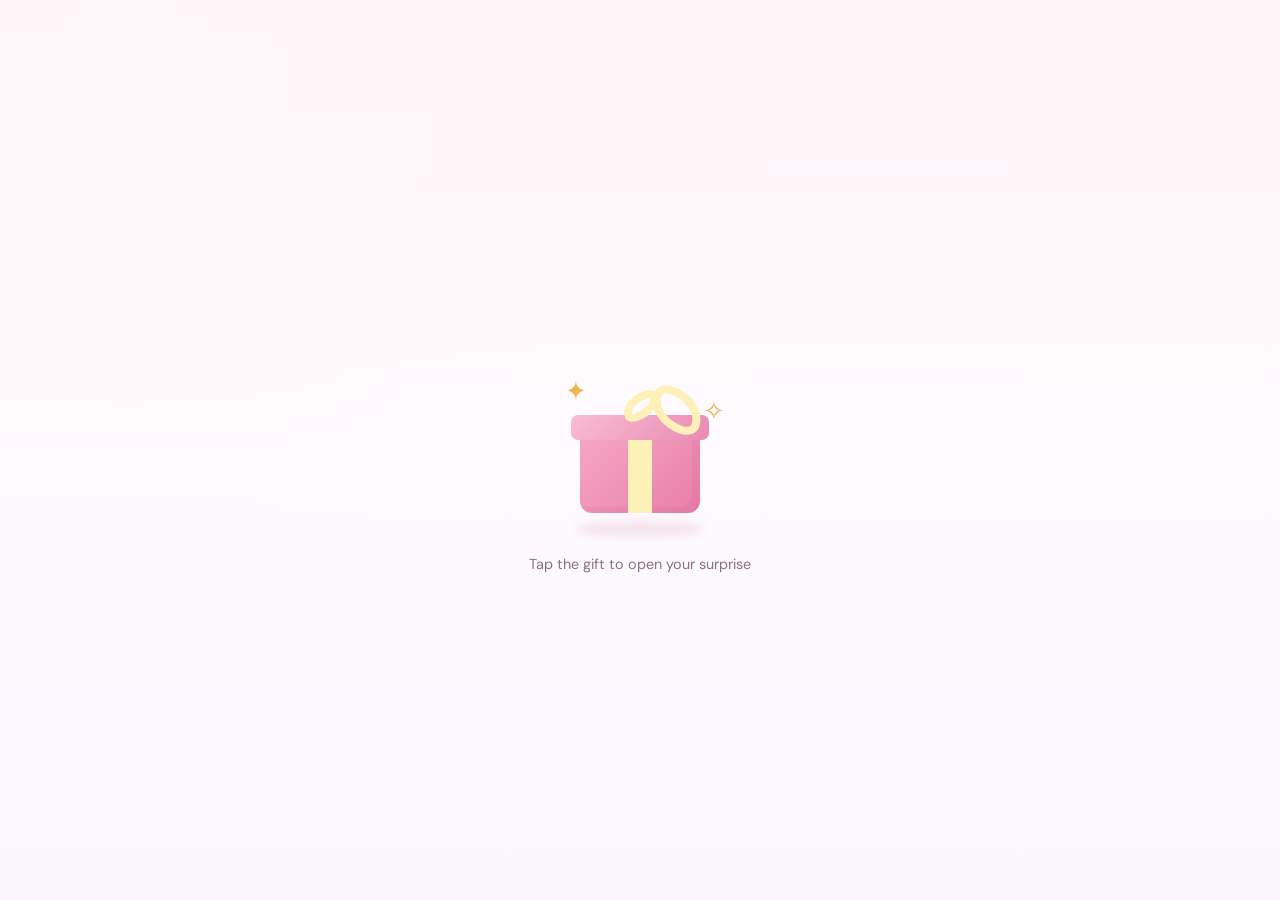
<file: index.html>
<!doctype html>
<html lang="en">
<head>
  <meta charset="UTF-8">
  <meta name="viewport" content="width=device-width, initial-scale=1.0">
  <meta name="theme-color" content="#fff0f6">
  <title>A birthday surprise for Lang</title>
  <link rel="stylesheet" href="style.css">
</head>
<body class="landing-page">
  <main class="gift-screen">
    <button class="gift-button" id="giftButton" type="button" aria-label="Open your birthday surprise">
        <span class="gift-sparkle sparkle-one">✦</span>
        <span class="gift-sparkle sparkle-two">✧</span>
      <span class="gift-light" aria-hidden="true"></span>
      <span class="gift-reveal" aria-hidden="true">♡</span>
      <span class="gift-heart heart-one" aria-hidden="true">♥</span>
      <span class="gift-heart heart-two" aria-hidden="true">♡</span>
      <span class="gift-heart heart-three" aria-hidden="true">♥</span>
        <span class="gift-lid"></span>
        <span class="gift-bow"></span>
        <span class="gift-box"><span class="gift-ribbon"></span></span>
        <span class="gift-shadow"></span>
    </button>
    <p class="tap-hint" id="tapHint">Tap the gift to open your surprise</p>
  </main>
  <script src="script.js"></script>
</body>
</html>
</file>
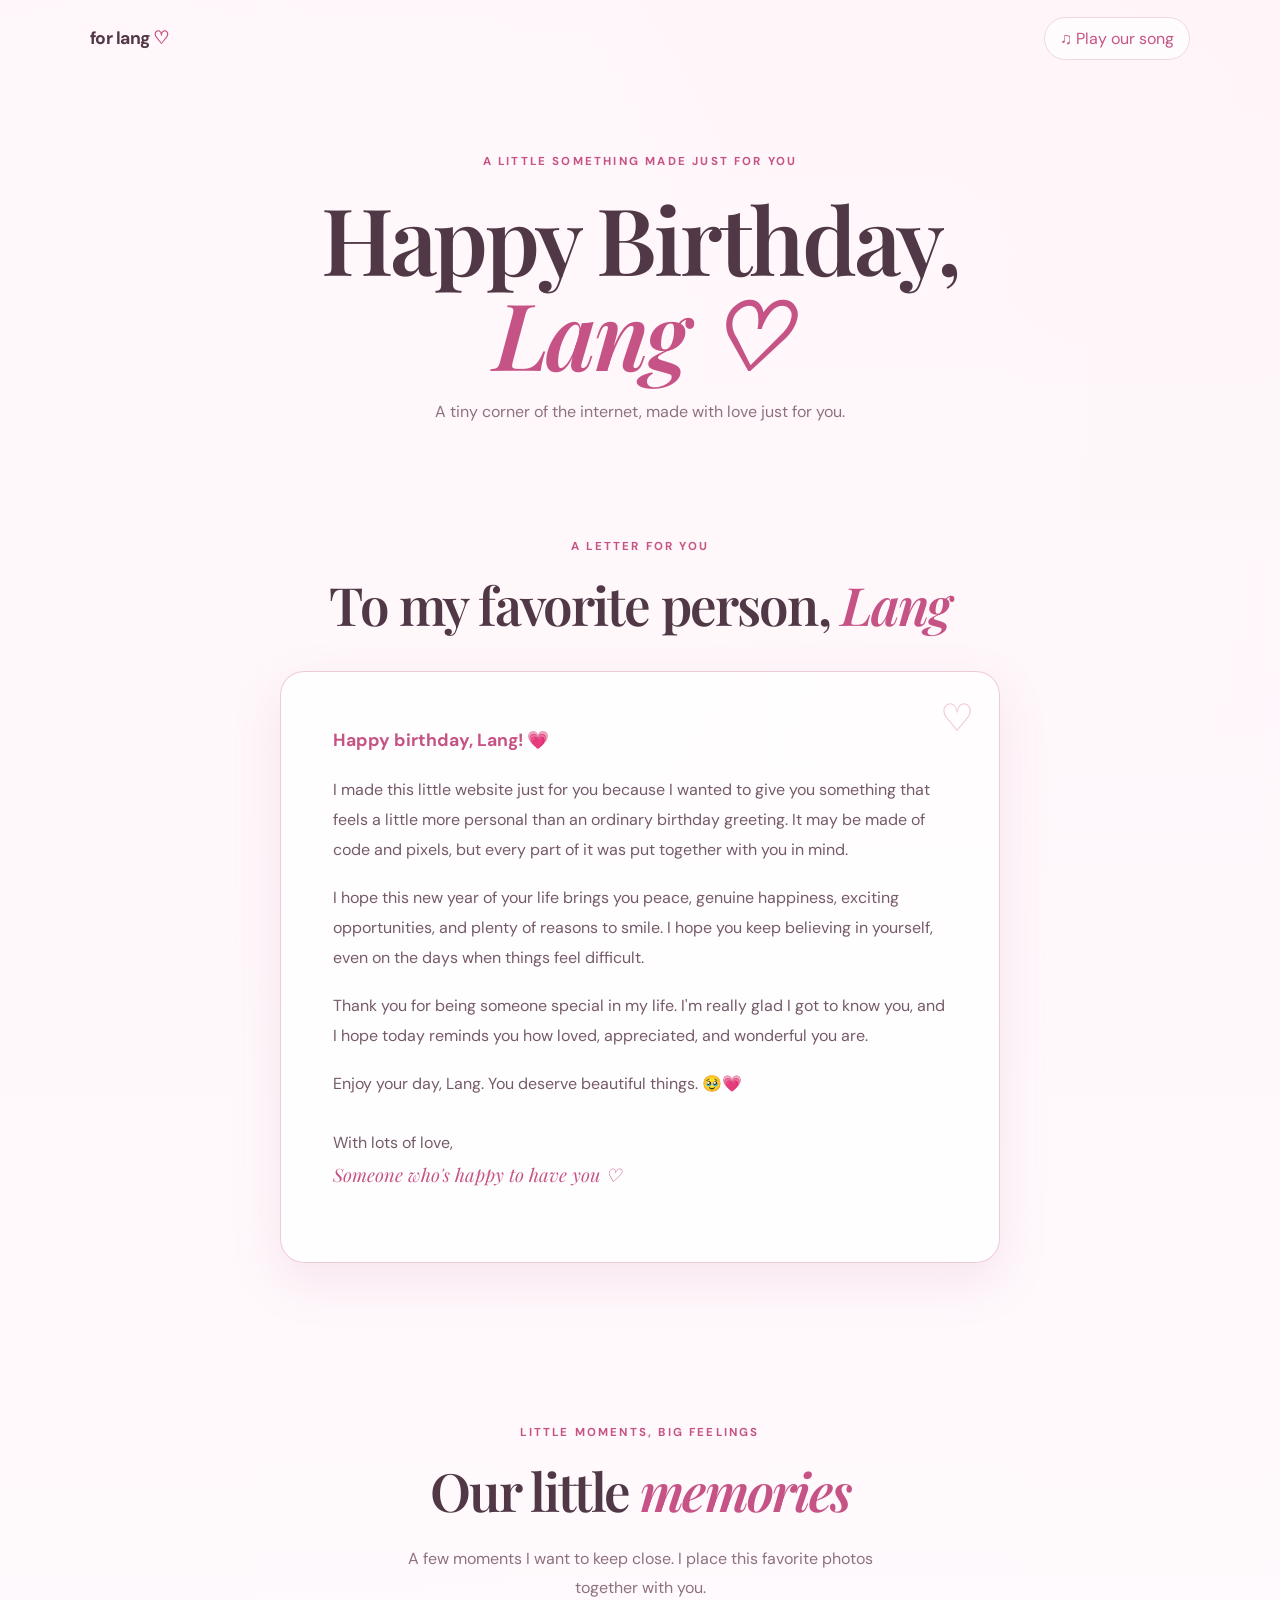
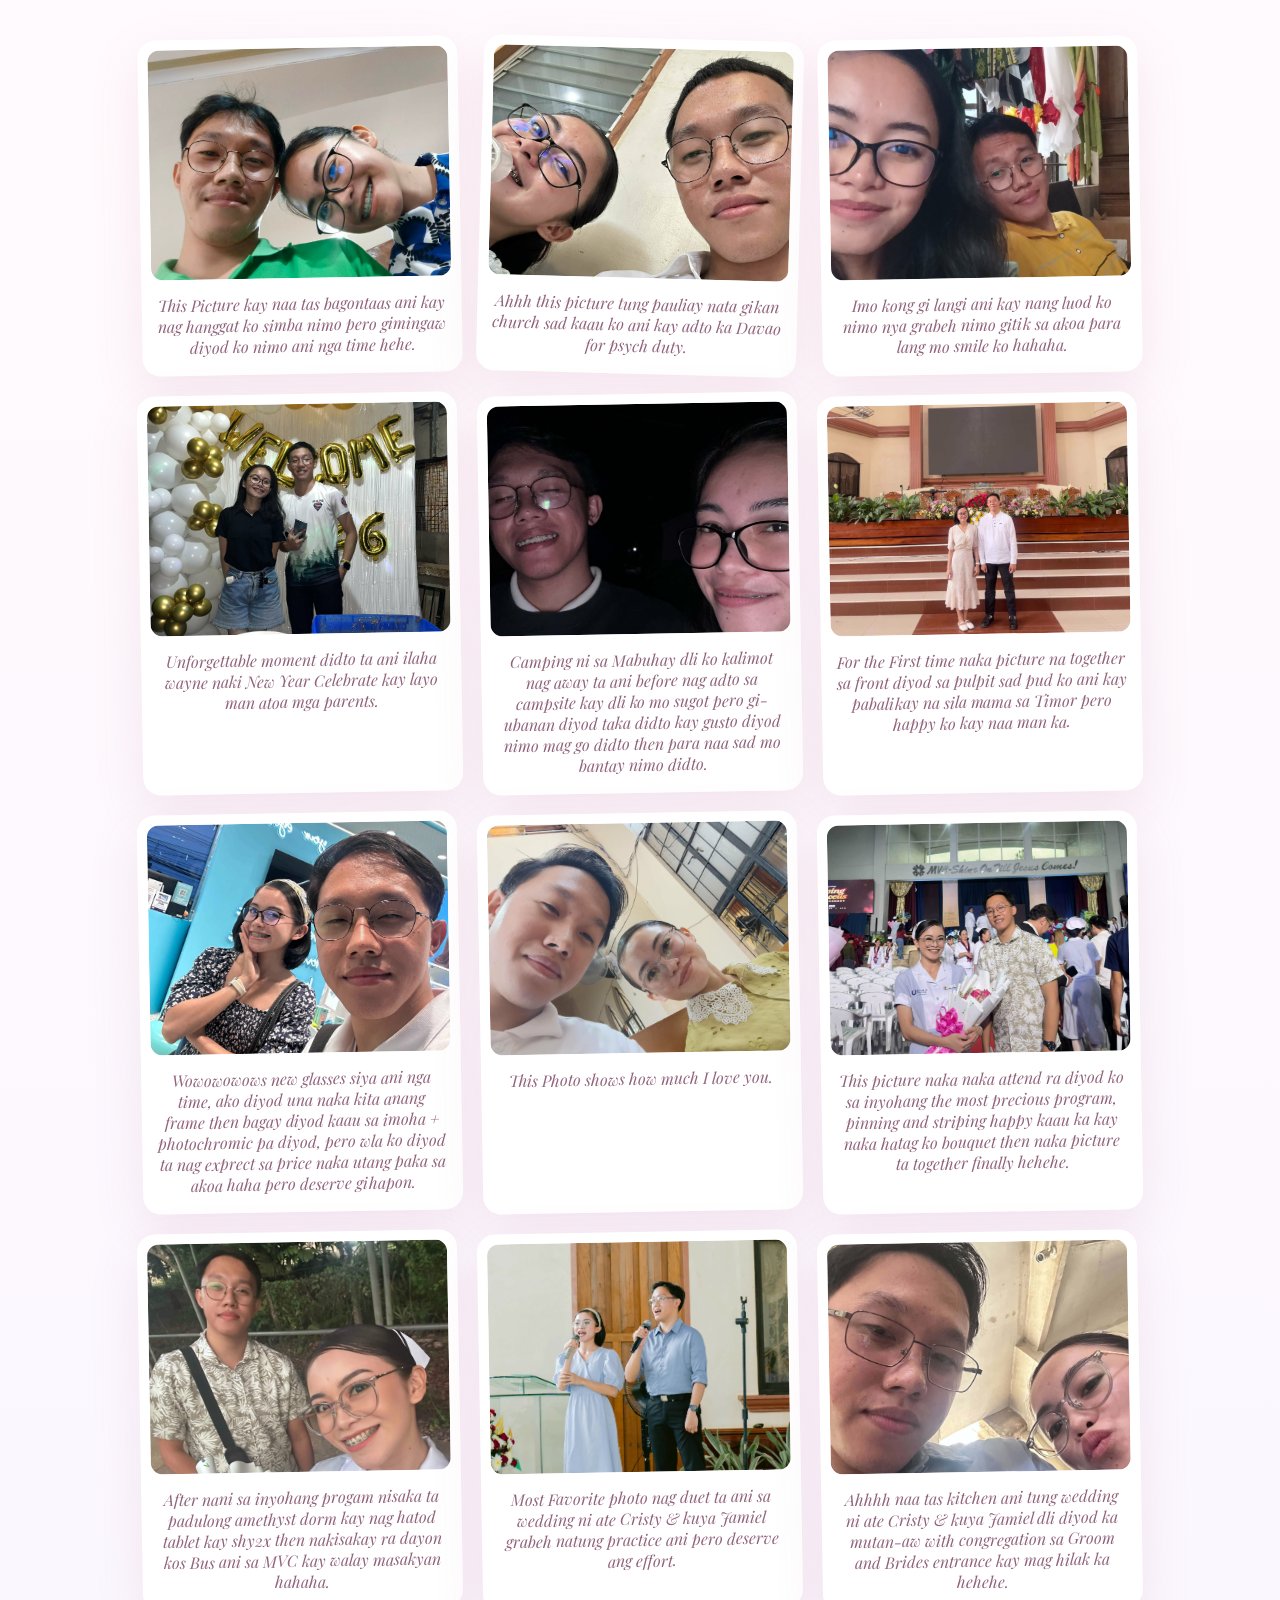
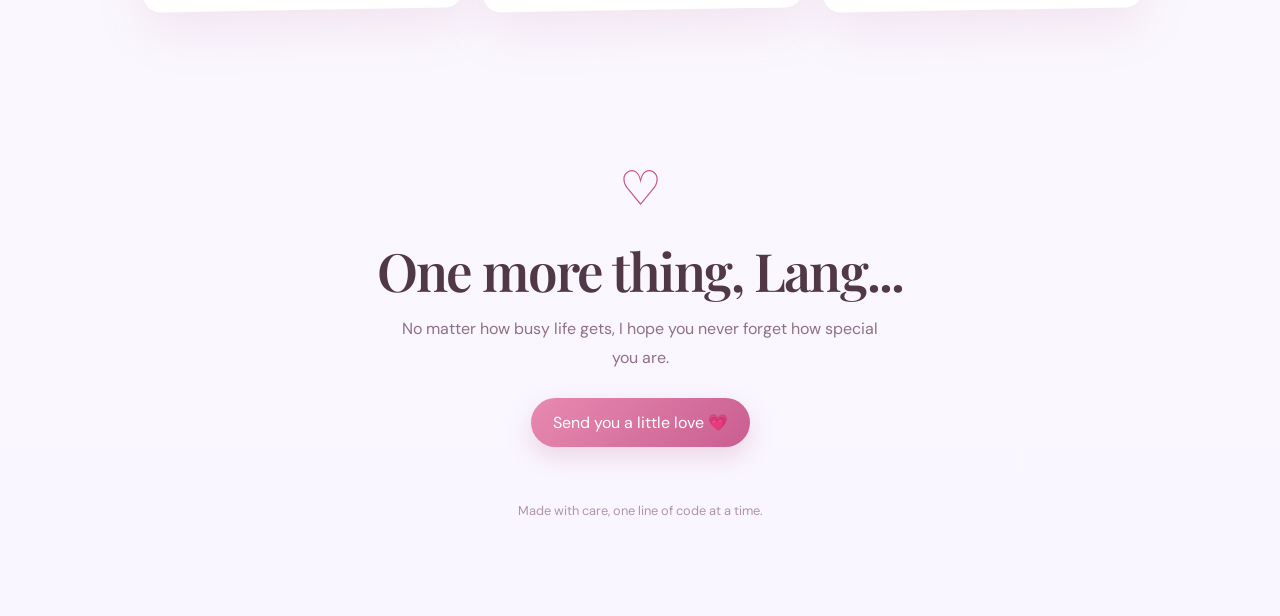
<file: surprise.html>
<!doctype html>
<html lang="en">
<head>
  <meta charset="UTF-8">
  <meta name="viewport" content="width=device-width, initial-scale=1.0">
  <meta name="theme-color" content="#fff0f6">
  <title>For Lang ♡</title>
  <link rel="stylesheet" href="style.css">
</head>
<body class="surprise-page">
  <div class="floating-hearts" id="floatingHearts" aria-hidden="true"></div>

  <header class="topbar">
    <a class="brand" href="#home">for lang <span>♡</span></a>
    <button class="music-button" id="musicButton" type="button" aria-pressed="false">♫ Play our song</button>
  </header>

  <main>
    <section class="hero section" id="home">
      <div class="eyebrow">A LITTLE SOMETHING MADE JUST FOR YOU</div>
      <h1>Happy Birthday,<br><span>Lang ♡</span></h1>
      <p class="hero-copy">A tiny corner of the internet, made with love just for you.</p>
    </section>

    <section class="section letter-section" id="letter">
      <div class="section-label">A LETTER FOR YOU</div>
      <h2>To my favorite person, <span>Lang</span></h2>
      <article class="letter-card">
        <div class="letter-decoration">♡</div>
        <p>Happy birthday, Lang! 💗</p>
        <p>I made this little website just for you because I wanted to give you something that feels a little more personal than an ordinary birthday greeting. It may be made of code and pixels, but every part of it was put together with you in mind.</p>
        <p>I hope this new year of your life brings you peace, genuine happiness, exciting opportunities, and plenty of reasons to smile. I hope you keep believing in yourself, even on the days when things feel difficult.</p>
        <p>Thank you for being someone special in my life. I'm really glad I got to know you, and I hope today reminds you how loved, appreciated, and wonderful you are.</p>
        <p>Enjoy your day, Lang. You deserve beautiful things. 🥹💗</p>
        <p class="letter-signoff">With lots of love,<br><span>Someone who's happy to have you ♡</span></p>
      </article>
    </section>

    <section class="section memories-section" id="memories">
      <div class="section-label">LITTLE MOMENTS, BIG FEELINGS</div>
      <h2>Our little <span>memories</span></h2>
      <p class="section-copy">A few moments I want to keep close. I place this favorite photos together with you.</p>
      <div class="gallery">
        <figure class="photo-card">
          <img src="love1.jpg" alt="Our favorite memory" onerror="this.style.display='none'; this.nextElementSibling.hidden=false">
          <div class="photo-placeholder" hidden><span>♡</span><strong>Add your photo</strong><small>images/photo1.jpg</small></div>
          <figcaption>This Picture kay naa tas bagontaas ani kay nag hanggat ko simba nimo pero gimingaw diyod ko nimo ani nga time hehe.</figcaption>
        </figure>
        <figure class="photo-card">
          <img src="love2.jpg" alt="A memory that makes me smile" onerror="this.style.display='none'; this.nextElementSibling.hidden=false">
          <div class="photo-placeholder" hidden><span>✿</span><strong>Add your photo</strong><small>images/photo2.jpg</small></div>
          <figcaption>Ahhh this picture tung pauliay nata gikan church sad kaau ko ani kay adto ka Davao for psych duty.</figcaption>
        </figure>
        <figure class="photo-card">
          <img src="love3.jpg" alt="A happy memory" onerror="this.style.display='none'; this.nextElementSibling.hidden=false">
          <div class="photo-placeholder" hidden><span>♡</span><strong>Add your photo</strong><small>images/photo3.jpg</small></div>
          <figcaption>Imo kong gi langi ani kay nang luod ko nimo nya grabeh nimo gitik sa akoa  para lang mo smile ko hahaha.</figcaption>
        </figure>
         <figure class="photo-card">
          <img src="love4.jpg" alt="A happy memory" onerror="this.style.display='none'; this.nextElementSibling.hidden=false">
          <div class="photo-placeholder" hidden><span>♡</span><strong>Add your photo</strong><small>images/photo3.jpg</small></div>
          <figcaption>Unforgettable moment didto ta ani ilaha wayne naki New Year Celebrate kay layo man atoa mga parents.</figcaption>
        </figure>
         <figure class="photo-card">
          <img src="love5.jpg" alt="A happy memory" onerror="this.style.display='none'; this.nextElementSibling.hidden=false">
          <div class="photo-placeholder" hidden><span>♡</span><strong>Add your photo</strong><small>images/photo3.jpg</small></div>
          <figcaption>Camping ni sa Mabuhay dli ko kalimot nag away ta ani before nag adto sa campsite kay dli ko mo sugot pero gi-ubanan diyod taka didto kay gusto diyod nimo mag go didto then para naa sad mo bantay nimo didto.</figcaption>
        </figure>
         <figure class="photo-card">
          <img src="love6.jpg" alt="A happy memory" onerror="this.style.display='none'; this.nextElementSibling.hidden=false">
          <div class="photo-placeholder" hidden><span>♡</span><strong>Add your photo</strong><small>images/photo3.jpg</small></div>
          <figcaption>For the First time naka picture na together sa front diyod sa pulpit sad pud ko ani kay pabalikay na sila mama sa Timor pero happy ko kay naa man ka.</figcaption>
        </figure>
         <figure class="photo-card">
          <img src="love7.jpg" alt="A happy memory" onerror="this.style.display='none'; this.nextElementSibling.hidden=false">
          <div class="photo-placeholder" hidden><span>♡</span><strong>Add your photo</strong><small>images/photo3.jpg</small></div>
          <figcaption>Wowowowows new glasses siya ani nga time, ako diyod una naka kita anang frame then bagay diyod kaau sa imoha + photochromic pa diyod, pero wla ko diyod ta nag exprect sa price naka utang paka sa akoa haha pero deserve gihapon.</figcaption>
        </figure>
         <figure class="photo-card">
          <img src="love8.jpg" alt="A happy memory" onerror="this.style.display='none'; this.nextElementSibling.hidden=false">
          <div class="photo-placeholder" hidden><span>♡</span><strong>Add your photo</strong><small>images/photo3.jpg</small></div>
          <figcaption>This Photo shows how much I love you.</figcaption>
        </figure>
         <figure class="photo-card">
          <img src="love10.jpg" alt="A happy memory" onerror="this.style.display='none'; this.nextElementSibling.hidden=false">
          <div class="photo-placeholder" hidden><span>♡</span><strong>Add your photo</strong><small>images/photo3.jpg</small></div>
          <figcaption>This picture naka naka attend ra diyod ko sa inyohang the most precious program, pinning and striping happy kaau ka kay naka hatag ko bouquet then naka picture ta together finally hehehe.</figcaption>
        </figure>
         <figure class="photo-card">
          <img src="love9.jpg" alt="A happy memory" onerror="this.style.display='none'; this.nextElementSibling.hidden=false">
          <div class="photo-placeholder" hidden><span>♡</span><strong>Add your photo</strong><small>images/photo3.jpg</small></div>
          <figcaption>After nani sa inyohang progam nisaka ta padulong amethyst dorm kay nag hatod tablet kay shy2x then nakisakay ra dayon kos Bus ani sa MVC kay walay masakyan hahaha.</figcaption>
        </figure>
         <figure class="photo-card">
          <img src="love13.jpg" alt="A happy memory" onerror="this.style.display='none'; this.nextElementSibling.hidden=false">
          <div class="photo-placeholder" hidden><span>♡</span><strong>Add your photo</strong><small>images/photo3.jpg</small></div>
          <figcaption>Most Favorite photo nag duet ta ani sa wedding ni ate Cristy & kuya Jamiel grabeh natung practice ani pero deserve ang effort.</figcaption>
        </figure>
         <figure class="photo-card">
          <img src="love12.jpg" alt="A happy memory" onerror="this.style.display='none'; this.nextElementSibling.hidden=false">
          <div class="photo-placeholder" hidden><span>♡</span><strong>Add your photo</strong><small>images/photo3.jpg</small></div>
          <figcaption>Ahhhh naa tas kitchen ani tung wedding ni ate Cristy & kuya Jamiel dli diyod ka mutan-aw with congregation sa Groom and Brides entrance kay mag hilak ka hehehe.</figcaption>
        </figure>
      </div>
    </section>

    <section class="final-section section">
      <div class="final-heart">♡</div>
      <h2>One more thing, Lang...</h2>
      <p>No matter how busy life gets, I hope you never forget how special you are.</p>
      <button class="primary-button" id="heartButton" type="button">Send you a little love 💗</button>
      <p class="footer-note">Made with care, one line of code at a time.</p>
    </section>
  </main>
  <audio id="birthdaySong" preload="none" loop>
    <source src="syempre.mp3" type="audio/mpeg">
  </audio>
  <div class="toast" id="toast" role="status" aria-live="polite"></div>
  <script src="script.js"></script>
</body>
</html>
</file>
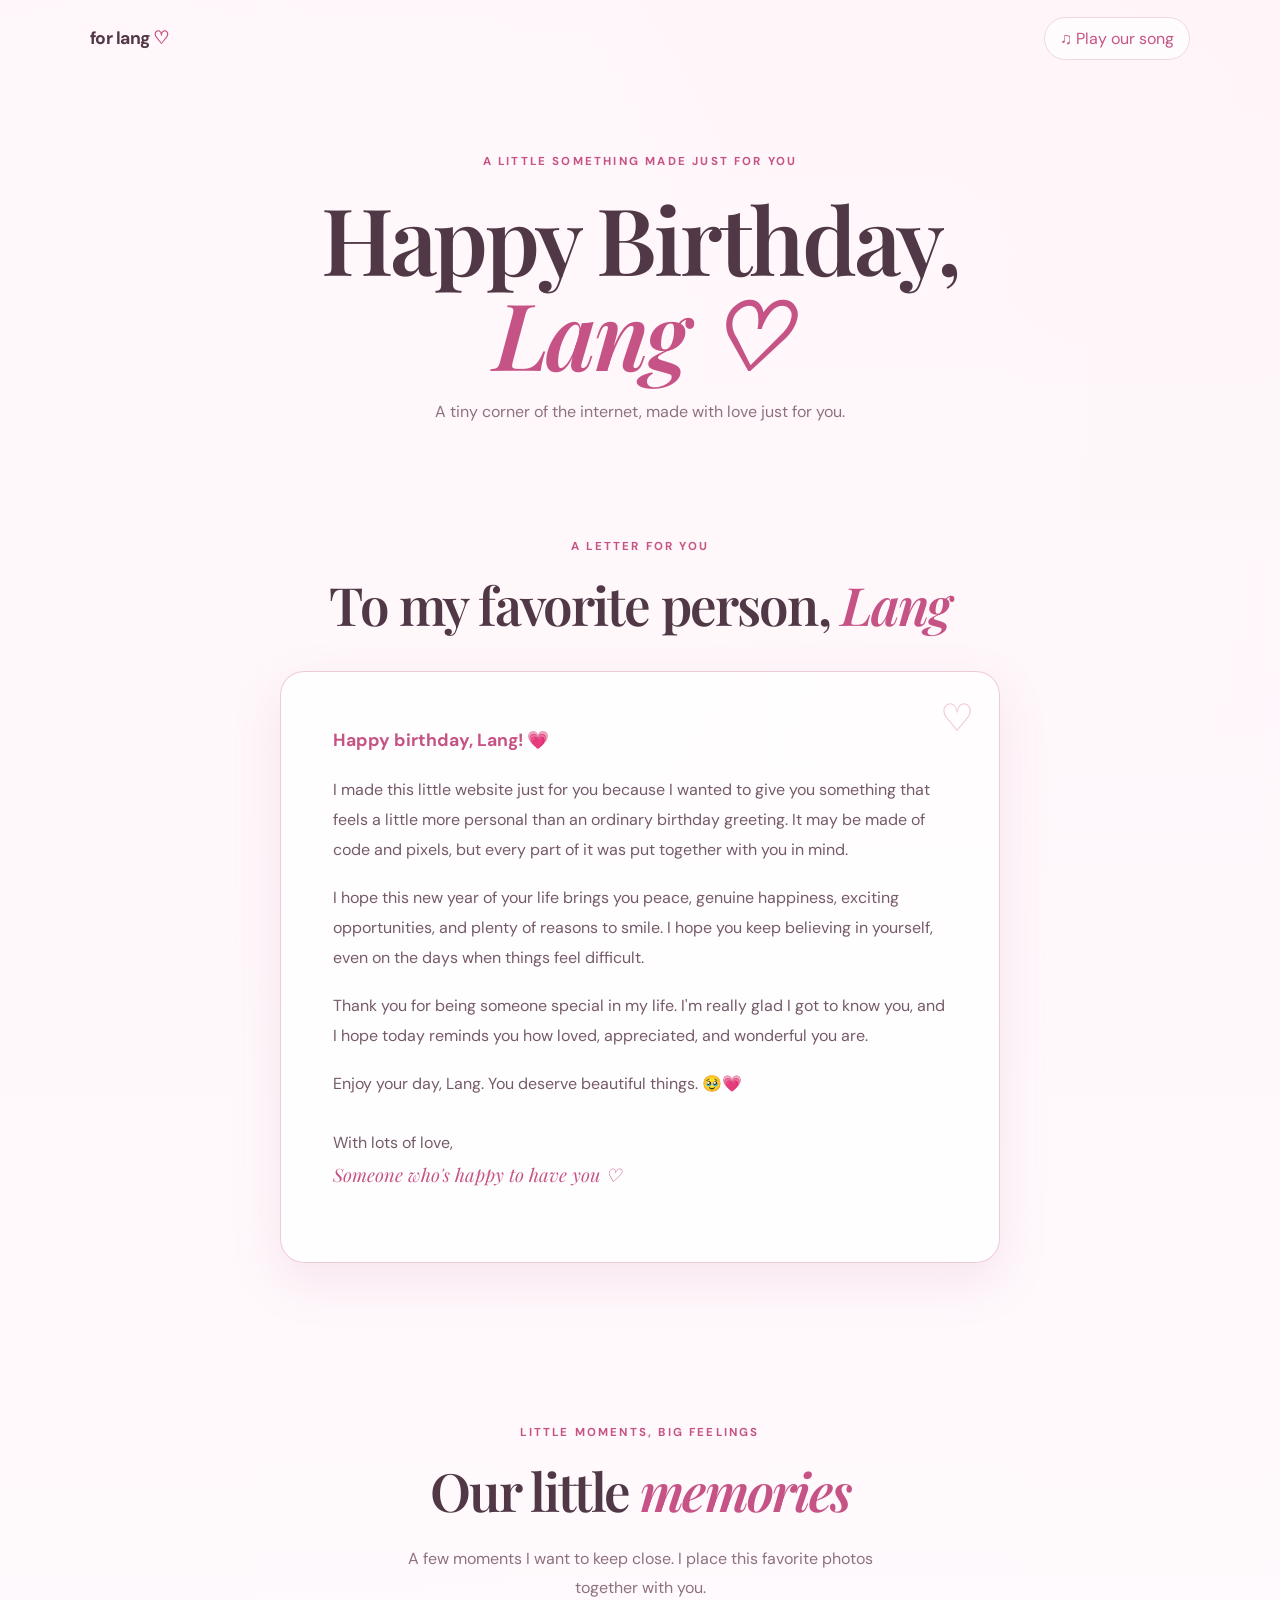
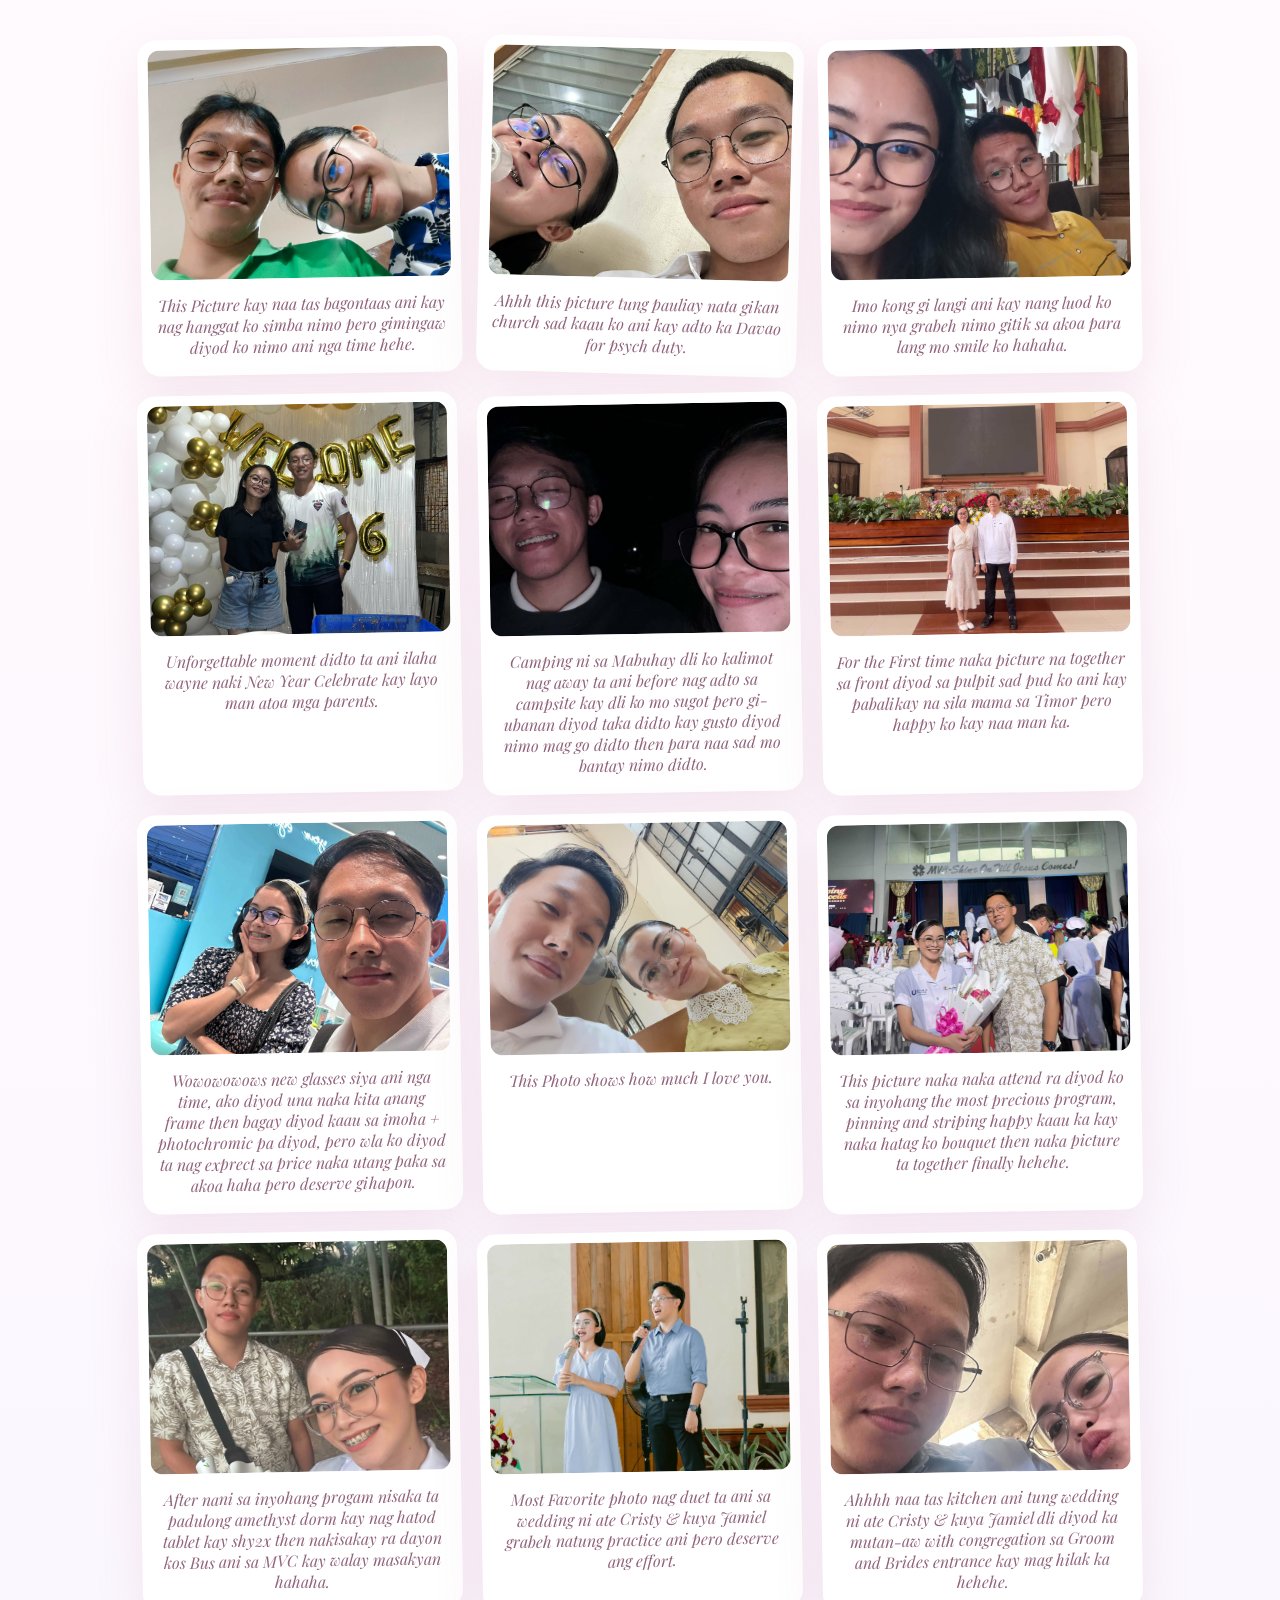
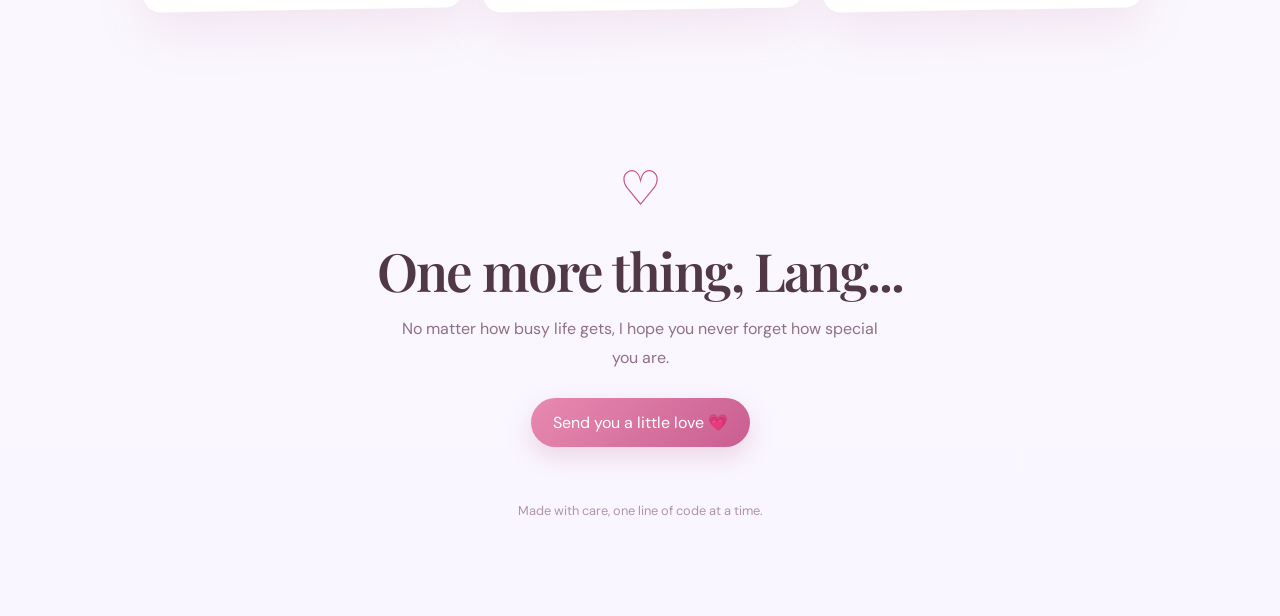
<file: lang-birthday-website/surprise.html>
<!doctype html>
<html lang="en">
<head>
  <meta charset="UTF-8">
  <meta name="viewport" content="width=device-width, initial-scale=1.0">
  <meta name="theme-color" content="#fff0f6">
  <title>For Lang ♡</title>
  <link rel="stylesheet" href="style.css">
</head>
<body class="surprise-page">
  <div class="floating-hearts" id="floatingHearts" aria-hidden="true"></div>

  <header class="topbar">
    <a class="brand" href="#home">for lang <span>♡</span></a>
    <button class="music-button" id="musicButton" type="button" aria-pressed="false">♫ Play our song</button>
  </header>

  <main>
    <section class="hero section" id="home">
      <div class="eyebrow">A LITTLE SOMETHING MADE JUST FOR YOU</div>
      <h1>Happy Birthday,<br><span>Lang ♡</span></h1>
      <p class="hero-copy">A tiny corner of the internet, made with love just for you.</p>
    </section>

    <section class="section letter-section" id="letter">
      <div class="section-label">A LETTER FOR YOU</div>
      <h2>To my favorite person, <span>Lang</span></h2>
      <article class="letter-card">
        <div class="letter-decoration">♡</div>
        <p>Happy birthday, Lang! 💗</p>
        <p>I made this little website just for you because I wanted to give you something that feels a little more personal than an ordinary birthday greeting. It may be made of code and pixels, but every part of it was put together with you in mind.</p>
        <p>I hope this new year of your life brings you peace, genuine happiness, exciting opportunities, and plenty of reasons to smile. I hope you keep believing in yourself, even on the days when things feel difficult.</p>
        <p>Thank you for being someone special in my life. I'm really glad I got to know you, and I hope today reminds you how loved, appreciated, and wonderful you are.</p>
        <p>Enjoy your day, Lang. You deserve beautiful things. 🥹💗</p>
        <p class="letter-signoff">With lots of love,<br><span>Someone who's happy to have you ♡</span></p>
      </article>
    </section>

    <section class="section memories-section" id="memories">
      <div class="section-label">LITTLE MOMENTS, BIG FEELINGS</div>
      <h2>Our little <span>memories</span></h2>
      <p class="section-copy">A few moments I want to keep close. I place this favorite photos together with you.</p>
      <div class="gallery">
        <figure class="photo-card">
          <img src="love1.jpg" alt="Our favorite memory" onerror="this.style.display='none'; this.nextElementSibling.hidden=false">
          <div class="photo-placeholder" hidden><span>♡</span><strong>Add your photo</strong><small>images/photo1.jpg</small></div>
          <figcaption>This Picture kay naa tas bagontaas ani kay nag hanggat ko simba nimo pero gimingaw diyod ko nimo ani nga time hehe.</figcaption>
        </figure>
        <figure class="photo-card">
          <img src="love2.jpg" alt="A memory that makes me smile" onerror="this.style.display='none'; this.nextElementSibling.hidden=false">
          <div class="photo-placeholder" hidden><span>✿</span><strong>Add your photo</strong><small>images/photo2.jpg</small></div>
          <figcaption>Ahhh this picture tung pauliay nata gikan church sad kaau ko ani kay adto ka Davao for psych duty.</figcaption>
        </figure>
        <figure class="photo-card">
          <img src="love3.jpg" alt="A happy memory" onerror="this.style.display='none'; this.nextElementSibling.hidden=false">
          <div class="photo-placeholder" hidden><span>♡</span><strong>Add your photo</strong><small>images/photo3.jpg</small></div>
          <figcaption>Imo kong gi langi ani kay nang luod ko nimo nya grabeh nimo gitik sa akoa  para lang mo smile ko hahaha.</figcaption>
        </figure>
         <figure class="photo-card">
          <img src="love4.jpg" alt="A happy memory" onerror="this.style.display='none'; this.nextElementSibling.hidden=false">
          <div class="photo-placeholder" hidden><span>♡</span><strong>Add your photo</strong><small>images/photo3.jpg</small></div>
          <figcaption>Unforgettable moment didto ta ani ilaha wayne naki New Year Celebrate kay layo man atoa mga parents.</figcaption>
        </figure>
         <figure class="photo-card">
          <img src="love5.jpg" alt="A happy memory" onerror="this.style.display='none'; this.nextElementSibling.hidden=false">
          <div class="photo-placeholder" hidden><span>♡</span><strong>Add your photo</strong><small>images/photo3.jpg</small></div>
          <figcaption>Camping ni sa Mabuhay dli ko kalimot nag away ta ani before nag adto sa campsite kay dli ko mo sugot pero gi-ubanan diyod taka didto kay gusto diyod nimo mag go didto then para naa sad mo bantay nimo didto.</figcaption>
        </figure>
         <figure class="photo-card">
          <img src="love6.jpg" alt="A happy memory" onerror="this.style.display='none'; this.nextElementSibling.hidden=false">
          <div class="photo-placeholder" hidden><span>♡</span><strong>Add your photo</strong><small>images/photo3.jpg</small></div>
          <figcaption>For the First time naka picture na together sa front diyod sa pulpit sad pud ko ani kay pabalikay na sila mama sa Timor pero happy ko kay naa man ka.</figcaption>
        </figure>
         <figure class="photo-card">
          <img src="love7.jpg" alt="A happy memory" onerror="this.style.display='none'; this.nextElementSibling.hidden=false">
          <div class="photo-placeholder" hidden><span>♡</span><strong>Add your photo</strong><small>images/photo3.jpg</small></div>
          <figcaption>Wowowowows new glasses siya ani nga time, ako diyod una naka kita anang frame then bagay diyod kaau sa imoha + photochromic pa diyod, pero wla ko diyod ta nag exprect sa price naka utang paka sa akoa haha pero deserve gihapon.</figcaption>
        </figure>
         <figure class="photo-card">
          <img src="love8.jpg" alt="A happy memory" onerror="this.style.display='none'; this.nextElementSibling.hidden=false">
          <div class="photo-placeholder" hidden><span>♡</span><strong>Add your photo</strong><small>images/photo3.jpg</small></div>
          <figcaption>This Photo shows how much I love you.</figcaption>
        </figure>
         <figure class="photo-card">
          <img src="love10.jpg" alt="A happy memory" onerror="this.style.display='none'; this.nextElementSibling.hidden=false">
          <div class="photo-placeholder" hidden><span>♡</span><strong>Add your photo</strong><small>images/photo3.jpg</small></div>
          <figcaption>This picture naka naka attend ra diyod ko sa inyohang the most precious program, pinning and striping happy kaau ka kay naka hatag ko bouquet then naka picture ta together finally hehehe.</figcaption>
        </figure>
         <figure class="photo-card">
          <img src="love9.jpg" alt="A happy memory" onerror="this.style.display='none'; this.nextElementSibling.hidden=false">
          <div class="photo-placeholder" hidden><span>♡</span><strong>Add your photo</strong><small>images/photo3.jpg</small></div>
          <figcaption>After nani sa inyohang progam nisaka ta padulong amethyst dorm kay nag hatod tablet kay shy2x then nakisakay ra dayon kos Bus ani sa MVC kay walay masakyan hahaha.</figcaption>
        </figure>
         <figure class="photo-card">
          <img src="love13.jpg" alt="A happy memory" onerror="this.style.display='none'; this.nextElementSibling.hidden=false">
          <div class="photo-placeholder" hidden><span>♡</span><strong>Add your photo</strong><small>images/photo3.jpg</small></div>
          <figcaption>Most Favorite photo nag duet ta ani sa wedding ni ate Cristy & kuya Jamiel grabeh natung practice ani pero deserve ang effort.</figcaption>
        </figure>
         <figure class="photo-card">
          <img src="love12.jpg" alt="A happy memory" onerror="this.style.display='none'; this.nextElementSibling.hidden=false">
          <div class="photo-placeholder" hidden><span>♡</span><strong>Add your photo</strong><small>images/photo3.jpg</small></div>
          <figcaption>Ahhhh naa tas kitchen ani tung wedding ni ate Cristy & kuya Jamiel dli diyod ka mutan-aw with congregation sa Groom and Brides entrance kay mag hilak ka hehehe.</figcaption>
        </figure>
      </div>
    </section>

    <section class="final-section section">
      <div class="final-heart">♡</div>
      <h2>One more thing, Lang...</h2>
      <p>No matter how busy life gets, I hope you never forget how special you are.</p>
      <button class="primary-button" id="heartButton" type="button">Send you a little love 💗</button>
      <p class="footer-note">Made with care, one line of code at a time.</p>
    </section>
  </main>
  <audio id="birthdaySong" preload="none" loop>
    <source src="syempre.mp3" type="audio/mpeg">
  </audio>
  <div class="toast" id="toast" role="status" aria-live="polite"></div>
  <script src="script.js"></script>
</body>
</html>
</file>
<file: style.css>
@import url('https://fonts.googleapis.com/css2?family=DM+Sans:wght@400;500;600;700&family=Playfair+Display:wght@500;600;700&display=swap');

:root {
  --pink: #e88ab1;
  --deep-pink: #c65385;
  --soft-pink: #fff0f6;
  --lavender: #f3efff;
  --ink: #513847;
  --muted: #8e7181;
  --white: #fffdfd;
  --shadow: 0 18px 50px rgba(183, 102, 141, .13);
}
* { box-sizing: border-box; }
html { scroll-behavior: smooth; scroll-padding-top: 84px; }
body {
  margin: 0; color: var(--ink); font-family: 'DM Sans', sans-serif;
  background: radial-gradient(circle at 10% 10%, #fff8fb 0, transparent 35%),
              linear-gradient(180deg, #fff5f9 0%, #fffafd 46%, #f9f6ff 100%);
  overflow-x: hidden;
}
body.landing-page { min-height: 100vh; min-height: 100svh; display: grid; place-items: center; }
body.landing-page main { width: 100%; }
.gift-screen { width: min(100% - 32px, 480px); margin: 0 auto; padding: 24px 12px; text-align: center; }
button, a { -webkit-tap-highlight-color: transparent; }
button { font: inherit; }
.topbar {
  width: min(1100px, calc(100% - 36px)); margin: auto; height: 76px;
  display: flex; align-items: center; justify-content: space-between;
}
.brand { color: var(--ink); font-weight: 700; font-size: 1.1rem; text-decoration: none; letter-spacing: -.03em; }
.brand span { color: var(--deep-pink); }
.music-button {
  border: 1px solid #f0d5e2; border-radius: 999px; background: rgba(255,255,255,.7);
  color: var(--deep-pink); padding: 10px 15px; cursor: pointer; transition: .2s;
}
.music-button:hover { transform: translateY(-2px); background: white; }
.section { width: min(1000px, calc(100% - 36px)); margin: 0 auto; padding: 92px 0; text-align: center; }
.hero { min-height: 690px; padding-top: 78px; position: relative; }
.surprise-page .hero { min-height: auto; padding: 78px 0 42px; }
.eyebrow, .section-label { font-size: .72rem; letter-spacing: .19em; color: var(--deep-pink); font-weight: 700; }
h1, h2 { font-family: 'Playfair Display', Georgia, serif; font-weight: 600; letter-spacing: -.035em; }
h1 { font-size: clamp(3rem, 8vw, 5.8rem); line-height: 1.02; margin: 22px 0 18px; }
h1 span, h2 span { color: var(--deep-pink); font-style: italic; }
.hero-copy, .section-copy { max-width: 520px; margin: 0 auto; color: var(--muted); line-height: 1.8; }
.gift-button {
  display: block; position: relative; width: 190px; height: 185px; margin: 42px auto 12px; overflow: visible;
  border: 0; background: transparent; cursor: pointer; animation: giftFloat 3s ease-in-out infinite;
}
.gift-box { position: absolute; left: 35px; top: 72px; width: 120px; height: 86px; border-radius: 8px 8px 12px 12px;
  background: linear-gradient(135deg, #f6a8c6, #e87ea9); box-shadow: inset -8px -6px 0 rgba(188,70,123,.09); }
.gift-ribbon { position: absolute; width: 24px; height: 100%; left: 48px; background: #fff0b8; transition: transform .6s ease, opacity .6s ease; }
.gift-lid { position: absolute; z-index: 2; left: 26px; top: 60px; width: 138px; height: 25px; border-radius: 7px;
  background: linear-gradient(135deg, #f9bdd4, #e98ab2); transform-origin: 15% 90%; transition: transform .8s cubic-bezier(.2,.8,.2,1); }
.gift-bow { position: absolute; z-index: 3; left: 77px; top: 38px; width: 38px; height: 26px; border: 8px solid #fff0b8; border-radius: 70% 30% 70% 30%; transform: rotate(-20deg); }
.gift-bow::after { content: ""; position: absolute; width: 38px; height: 26px; border: 8px solid #fff0b8; border-radius: 30% 70% 30% 70%; left: 16px; top: 0; transform: rotate(40deg); }
.gift-shadow { position: absolute; width: 128px; height: 16px; border-radius: 50%; background: rgba(188,91,135,.13); left: 31px; bottom: 3px; filter: blur(4px); }
.gift-sparkle { position: absolute; color: #e9b84f; font-size: 1.6rem; animation: twinkle 1.8s ease-in-out infinite; }
.sparkle-one { top: 20px; left: 20px; } .sparkle-two { top: 40px; right: 10px; animation-delay: .6s; }
.gift-light { position: absolute; z-index: 1; left: 50%; top: 72px; width: 150px; height: 130px; border-radius: 50%;
  background: radial-gradient(circle, rgba(255,235,173,.95) 0%, rgba(255,207,230,.58) 42%, transparent 72%);
  opacity: 0; transform: translate(-50%, 10px) scale(.35); pointer-events: none; }
.gift-reveal { position: absolute; z-index: 4; left: 50%; top: 68px; color: var(--deep-pink); font-size: 2.8rem; line-height: 1;
  opacity: 0; transform: translate(-50%, 12px) scale(.4); text-shadow: 0 0 20px rgba(255,255,255,.95); pointer-events: none; }
.gift-heart { position: absolute; z-index: 4; left: 50%; top: 76px; color: var(--deep-pink); font-size: 1.1rem;
  opacity: 0; transform: translate(-50%, 0) scale(.5); pointer-events: none; }
.gift-button.opened { animation: giftOpenBounce .75s ease-out both; }
.gift-button.opened .gift-lid { transform: translate(-25px, -48px) rotate(-28deg); }
.gift-button.opened .gift-bow { transform: translate(-22px, -43px) rotate(-48deg); transition: transform .8s cubic-bezier(.2,.8,.2,1); }
.gift-button.opened .gift-ribbon { transform: scaleY(.68) rotate(3deg); opacity: .8; }
.gift-button.opened .gift-light { animation: giftGlow 1.2s .12s ease-out both; }
.gift-button.opened .gift-reveal { animation: giftReveal .9s .2s cubic-bezier(.16,1,.3,1) both; }
.gift-button.opened .gift-sparkle { animation: giftSparkleBurst .9s ease-out both; }
.gift-button.opened .sparkle-two { animation-delay: .12s; }
.gift-button.opened .gift-heart { animation: giftHeartBurst .9s .18s cubic-bezier(.16,1,.3,1) both; }
.gift-button.opened .heart-one { --heart-x: -48px; --heart-y: -68px; }
.gift-button.opened .heart-two { --heart-x: 4px; --heart-y: -92px; animation-delay: .28s; }
.gift-button.opened .heart-three { --heart-x: 47px; --heart-y: -58px; animation-delay: .36s; }
.gift-screen { transition: opacity .5s ease, transform .5s ease; }
.landing-page.leaving .gift-screen { opacity: 0; transform: translateY(-10px) scale(.97); }
.surprise-page .topbar, .surprise-page main { animation: surpriseArrive .75s cubic-bezier(.2,.8,.2,1) both; }
.tap-hint { color: var(--muted); font-size: .9rem; }
.unlocked-message { max-width: 420px; margin: 25px auto 0; animation: riseIn .7s both; }
.unlocked-message h2 { font-size: 1.8rem; margin: 10px 0; }
.unlocked-message p { color: var(--muted); line-height: 1.7; }
.mini-heart { font-size: 2.2rem; color: var(--deep-pink); }
.primary-button {
  display: inline-block; border: 0; border-radius: 999px; padding: 14px 22px; color: white;
  background: linear-gradient(135deg, #e88ab1, #c95e91); box-shadow: 0 10px 25px rgba(201,94,145,.22);
  text-decoration: none; cursor: pointer; transition: transform .2s, box-shadow .2s;
}
.primary-button:hover { transform: translateY(-3px); box-shadow: 0 14px 30px rgba(201,94,145,.28); }
.letter-section { padding-top: 70px; }
.section h2 { font-size: clamp(2rem, 5vw, 3.3rem); margin: 15px 0 20px; }
.letter-card {
  position: relative; max-width: 720px; margin: 32px auto 0; padding: clamp(25px, 5vw, 52px);
  border: 1px solid rgba(231,181,204,.7); border-radius: 24px; background: rgba(255,255,255,.78);
  text-align: left; box-shadow: var(--shadow); line-height: 1.9; color: #765a6a;
}
.letter-card p { margin: 0 0 17px; }
.letter-card p:first-of-type { color: var(--deep-pink); font-weight: 700; font-size: 1.1rem; }
.letter-decoration { position: absolute; right: 25px; top: 10px; font-size: 2.4rem; color: #f2bfd4; }
.letter-signoff { padding-top: 12px; }
.letter-signoff span { color: var(--deep-pink); font-family: 'Playfair Display', Georgia, serif; font-style: italic; font-size: 1.15rem; }
.memories-section { padding-top: 70px; }
.gallery { display: grid; grid-template-columns: repeat(3, 1fr); gap: 20px; margin-top: 35px; }
.photo-card { margin: 0; padding: 10px 10px 18px; background: white; border-radius: 18px; box-shadow: var(--shadow); transform: rotate(-1deg); transition: transform .25s; }
.photo-card:nth-child(2) { transform: rotate(1.5deg); }
.photo-card:hover { transform: translateY(-7px) rotate(0); }
.photo-card img { display: block; width: 100%; height: 230px; object-fit: cover; border-radius: 12px; background: #fae5ef; }
.photo-card figcaption { padding: 15px 5px 0; font-family: 'Playfair Display', Georgia, serif; color: #91647c; font-style: italic; }
.photo-placeholder { height: 230px; border-radius: 12px; background: linear-gradient(135deg, #ffe4ef, #f0e9ff); display: flex; flex-direction: column; align-items: center; justify-content: center; gap: 8px; color: var(--deep-pink); }
.photo-placeholder span { font-size: 2.2rem; }
.photo-placeholder small { color: #9b7d8d; }
.final-section { padding-top: 55px; padding-bottom: 85px; }
.final-heart { font-size: 3rem; color: var(--deep-pink); animation: heartbeat 1.5s infinite; }
.final-section h2 { margin-bottom: 10px; }
.final-section > p:not(.footer-note) { max-width: 480px; margin: 0 auto 25px; color: var(--muted); line-height: 1.8; }
.footer-note { color: #b095a4; font-size: .8rem; margin-top: 55px; }
.floating-hearts { pointer-events: none; position: fixed; inset: 0; overflow: hidden; z-index: 5; }
.floating-heart { position: absolute; bottom: -35px; color: #e58ab2; animation: floatUp linear forwards; opacity: .8; }
.toast { position: fixed; z-index: 10; bottom: 22px; left: 50%; transform: translate(-50%, 20px); opacity: 0; background: #68435a; color: white; padding: 12px 18px; border-radius: 999px; font-size: .9rem; transition: .3s; pointer-events: none; white-space: nowrap; }
.toast.show { opacity: 1; transform: translate(-50%, 0); }
[hidden] { display: none !important; }
@keyframes giftFloat { 0%,100% { transform: translateY(0); } 50% { transform: translateY(-9px); } }
@keyframes giftOpenBounce { 0%,100% { transform: translateY(0) scale(1); } 35% { transform: translateY(-13px) scale(1.035); } 65% { transform: translateY(2px) scale(.99); } }
@keyframes giftGlow { 0% { opacity: 0; transform: translate(-50%, 10px) scale(.35); } 35% { opacity: 1; } 100% { opacity: .65; transform: translate(-50%, -10px) scale(1.2); } }
@keyframes giftReveal { 0% { opacity: 0; transform: translate(-50%, 12px) scale(.4); } 55% { opacity: 1; transform: translate(-50%, -43px) scale(1.18); } 100% { opacity: 1; transform: translate(-50%, -38px) scale(1); } }
@keyframes giftSparkleBurst { 0% { opacity: .4; } 35% { opacity: 1; transform: scale(1.55) rotate(28deg); } 100% { opacity: 0; transform: translateY(-24px) scale(.65) rotate(50deg); } }
@keyframes giftHeartBurst { 0% { opacity: 0; transform: translate(-50%, 0) scale(.4); } 25% { opacity: 1; } 100% { opacity: 0; transform: translate(var(--heart-x), var(--heart-y)) scale(1.15) rotate(18deg); } }
@keyframes surpriseArrive { from { opacity: 0; transform: translateY(12px); } to { opacity: 1; transform: translateY(0); } }
@keyframes twinkle { 0%,100% { opacity: .4; transform: scale(.8) rotate(0); } 50% { opacity: 1; transform: scale(1.2) rotate(20deg); } }
@keyframes riseIn { from { opacity: 0; transform: translateY(18px); } to { opacity: 1; transform: translateY(0); } }
@keyframes heartbeat { 0%,100% { transform: scale(1); } 15% { transform: scale(1.15); } 30% { transform: scale(1); } 45% { transform: scale(1.1); } }
@keyframes floatUp { to { transform: translateY(-110vh) rotate(35deg); opacity: 0; } }
@media (max-width: 650px) {
  .topbar { height: 66px; width: calc(100% - 28px); }
  .section { width: calc(100% - 32px); padding: 72px 0; }
  .hero { min-height: 650px; padding-top: 70px; }
  .surprise-page .hero { min-height: auto; padding: 64px 0 36px; }
  .eyebrow { font-size: .62rem; letter-spacing: .13em; }
  .hero-copy { font-size: .95rem; max-width: 310px; }
  .gallery { grid-template-columns: 1fr; max-width: 360px; margin-left: auto; margin-right: auto; gap: 22px; }
  .photo-card img, .photo-placeholder { height: 280px; }
  .photo-card:nth-child(2) { transform: rotate(0); }
  .letter-card { border-radius: 18px; line-height: 1.8; }
  .music-button { padding: 9px 12px; font-size: .8rem; }
  .toast { max-width: calc(100% - 24px); white-space: normal; text-align: center; }
}
@media (prefers-reduced-motion: reduce) {
  *, *::before, *::after { animation-duration: .01ms !important; animation-iteration-count: 1 !important; scroll-behavior: auto !important; transition-duration: .01ms !important; }
}
</file>
<file: lang-birthday-website/style.css>
@import url('https://fonts.googleapis.com/css2?family=DM+Sans:wght@400;500;600;700&family=Playfair+Display:wght@500;600;700&display=swap');

:root {
  --pink: #e88ab1;
  --deep-pink: #c65385;
  --soft-pink: #fff0f6;
  --lavender: #f3efff;
  --ink: #513847;
  --muted: #8e7181;
  --white: #fffdfd;
  --shadow: 0 18px 50px rgba(183, 102, 141, .13);
}
* { box-sizing: border-box; }
html { scroll-behavior: smooth; scroll-padding-top: 84px; }
body {
  margin: 0; color: var(--ink); font-family: 'DM Sans', sans-serif;
  background: radial-gradient(circle at 10% 10%, #fff8fb 0, transparent 35%),
              linear-gradient(180deg, #fff5f9 0%, #fffafd 46%, #f9f6ff 100%);
  overflow-x: hidden;
}
body.landing-page { min-height: 100vh; min-height: 100svh; display: grid; place-items: center; }
body.landing-page main { width: 100%; }
.gift-screen { width: min(100% - 32px, 480px); margin: 0 auto; padding: 24px 12px; text-align: center; }
button, a { -webkit-tap-highlight-color: transparent; }
button { font: inherit; }
.topbar {
  width: min(1100px, calc(100% - 36px)); margin: auto; height: 76px;
  display: flex; align-items: center; justify-content: space-between;
}
.brand { color: var(--ink); font-weight: 700; font-size: 1.1rem; text-decoration: none; letter-spacing: -.03em; }
.brand span { color: var(--deep-pink); }
.music-button {
  border: 1px solid #f0d5e2; border-radius: 999px; background: rgba(255,255,255,.7);
  color: var(--deep-pink); padding: 10px 15px; cursor: pointer; transition: .2s;
}
.music-button:hover { transform: translateY(-2px); background: white; }
.section { width: min(1000px, calc(100% - 36px)); margin: 0 auto; padding: 92px 0; text-align: center; }
.hero { min-height: 690px; padding-top: 78px; position: relative; }
.surprise-page .hero { min-height: auto; padding: 78px 0 42px; }
.eyebrow, .section-label { font-size: .72rem; letter-spacing: .19em; color: var(--deep-pink); font-weight: 700; }
h1, h2 { font-family: 'Playfair Display', Georgia, serif; font-weight: 600; letter-spacing: -.035em; }
h1 { font-size: clamp(3rem, 8vw, 5.8rem); line-height: 1.02; margin: 22px 0 18px; }
h1 span, h2 span { color: var(--deep-pink); font-style: italic; }
.hero-copy, .section-copy { max-width: 520px; margin: 0 auto; color: var(--muted); line-height: 1.8; }
.gift-button {
  display: block; position: relative; width: 190px; height: 185px; margin: 42px auto 12px; overflow: visible;
  border: 0; background: transparent; cursor: pointer; animation: giftFloat 3s ease-in-out infinite;
}
.gift-box { position: absolute; left: 35px; top: 72px; width: 120px; height: 86px; border-radius: 8px 8px 12px 12px;
  background: linear-gradient(135deg, #f6a8c6, #e87ea9); box-shadow: inset -8px -6px 0 rgba(188,70,123,.09); }
.gift-ribbon { position: absolute; width: 24px; height: 100%; left: 48px; background: #fff0b8; transition: transform .6s ease, opacity .6s ease; }
.gift-lid { position: absolute; z-index: 2; left: 26px; top: 60px; width: 138px; height: 25px; border-radius: 7px;
  background: linear-gradient(135deg, #f9bdd4, #e98ab2); transform-origin: 15% 90%; transition: transform .8s cubic-bezier(.2,.8,.2,1); }
.gift-bow { position: absolute; z-index: 3; left: 77px; top: 38px; width: 38px; height: 26px; border: 8px solid #fff0b8; border-radius: 70% 30% 70% 30%; transform: rotate(-20deg); }
.gift-bow::after { content: ""; position: absolute; width: 38px; height: 26px; border: 8px solid #fff0b8; border-radius: 30% 70% 30% 70%; left: 16px; top: 0; transform: rotate(40deg); }
.gift-shadow { position: absolute; width: 128px; height: 16px; border-radius: 50%; background: rgba(188,91,135,.13); left: 31px; bottom: 3px; filter: blur(4px); }
.gift-sparkle { position: absolute; color: #e9b84f; font-size: 1.6rem; animation: twinkle 1.8s ease-in-out infinite; }
.sparkle-one { top: 20px; left: 20px; } .sparkle-two { top: 40px; right: 10px; animation-delay: .6s; }
.gift-light { position: absolute; z-index: 1; left: 50%; top: 72px; width: 150px; height: 130px; border-radius: 50%;
  background: radial-gradient(circle, rgba(255,235,173,.95) 0%, rgba(255,207,230,.58) 42%, transparent 72%);
  opacity: 0; transform: translate(-50%, 10px) scale(.35); pointer-events: none; }
.gift-reveal { position: absolute; z-index: 4; left: 50%; top: 68px; color: var(--deep-pink); font-size: 2.8rem; line-height: 1;
  opacity: 0; transform: translate(-50%, 12px) scale(.4); text-shadow: 0 0 20px rgba(255,255,255,.95); pointer-events: none; }
.gift-heart { position: absolute; z-index: 4; left: 50%; top: 76px; color: var(--deep-pink); font-size: 1.1rem;
  opacity: 0; transform: translate(-50%, 0) scale(.5); pointer-events: none; }
.gift-button.opened { animation: giftOpenBounce .75s ease-out both; }
.gift-button.opened .gift-lid { transform: translate(-25px, -48px) rotate(-28deg); }
.gift-button.opened .gift-bow { transform: translate(-22px, -43px) rotate(-48deg); transition: transform .8s cubic-bezier(.2,.8,.2,1); }
.gift-button.opened .gift-ribbon { transform: scaleY(.68) rotate(3deg); opacity: .8; }
.gift-button.opened .gift-light { animation: giftGlow 1.2s .12s ease-out both; }
.gift-button.opened .gift-reveal { animation: giftReveal .9s .2s cubic-bezier(.16,1,.3,1) both; }
.gift-button.opened .gift-sparkle { animation: giftSparkleBurst .9s ease-out both; }
.gift-button.opened .sparkle-two { animation-delay: .12s; }
.gift-button.opened .gift-heart { animation: giftHeartBurst .9s .18s cubic-bezier(.16,1,.3,1) both; }
.gift-button.opened .heart-one { --heart-x: -48px; --heart-y: -68px; }
.gift-button.opened .heart-two { --heart-x: 4px; --heart-y: -92px; animation-delay: .28s; }
.gift-button.opened .heart-three { --heart-x: 47px; --heart-y: -58px; animation-delay: .36s; }
.gift-screen { transition: opacity .5s ease, transform .5s ease; }
.landing-page.leaving .gift-screen { opacity: 0; transform: translateY(-10px) scale(.97); }
.surprise-page .topbar, .surprise-page main { animation: surpriseArrive .75s cubic-bezier(.2,.8,.2,1) both; }
.tap-hint { color: var(--muted); font-size: .9rem; }
.unlocked-message { max-width: 420px; margin: 25px auto 0; animation: riseIn .7s both; }
.unlocked-message h2 { font-size: 1.8rem; margin: 10px 0; }
.unlocked-message p { color: var(--muted); line-height: 1.7; }
.mini-heart { font-size: 2.2rem; color: var(--deep-pink); }
.primary-button {
  display: inline-block; border: 0; border-radius: 999px; padding: 14px 22px; color: white;
  background: linear-gradient(135deg, #e88ab1, #c95e91); box-shadow: 0 10px 25px rgba(201,94,145,.22);
  text-decoration: none; cursor: pointer; transition: transform .2s, box-shadow .2s;
}
.primary-button:hover { transform: translateY(-3px); box-shadow: 0 14px 30px rgba(201,94,145,.28); }
.letter-section { padding-top: 70px; }
.section h2 { font-size: clamp(2rem, 5vw, 3.3rem); margin: 15px 0 20px; }
.letter-card {
  position: relative; max-width: 720px; margin: 32px auto 0; padding: clamp(25px, 5vw, 52px);
  border: 1px solid rgba(231,181,204,.7); border-radius: 24px; background: rgba(255,255,255,.78);
  text-align: left; box-shadow: var(--shadow); line-height: 1.9; color: #765a6a;
}
.letter-card p { margin: 0 0 17px; }
.letter-card p:first-of-type { color: var(--deep-pink); font-weight: 700; font-size: 1.1rem; }
.letter-decoration { position: absolute; right: 25px; top: 10px; font-size: 2.4rem; color: #f2bfd4; }
.letter-signoff { padding-top: 12px; }
.letter-signoff span { color: var(--deep-pink); font-family: 'Playfair Display', Georgia, serif; font-style: italic; font-size: 1.15rem; }
.memories-section { padding-top: 70px; }
.gallery { display: grid; grid-template-columns: repeat(3, 1fr); gap: 20px; margin-top: 35px; }
.photo-card { margin: 0; padding: 10px 10px 18px; background: white; border-radius: 18px; box-shadow: var(--shadow); transform: rotate(-1deg); transition: transform .25s; }
.photo-card:nth-child(2) { transform: rotate(1.5deg); }
.photo-card:hover { transform: translateY(-7px) rotate(0); }
.photo-card img { display: block; width: 100%; height: 230px; object-fit: cover; border-radius: 12px; background: #fae5ef; }
.photo-card figcaption { padding: 15px 5px 0; font-family: 'Playfair Display', Georgia, serif; color: #91647c; font-style: italic; }
.photo-placeholder { height: 230px; border-radius: 12px; background: linear-gradient(135deg, #ffe4ef, #f0e9ff); display: flex; flex-direction: column; align-items: center; justify-content: center; gap: 8px; color: var(--deep-pink); }
.photo-placeholder span { font-size: 2.2rem; }
.photo-placeholder small { color: #9b7d8d; }
.final-section { padding-top: 55px; padding-bottom: 85px; }
.final-heart { font-size: 3rem; color: var(--deep-pink); animation: heartbeat 1.5s infinite; }
.final-section h2 { margin-bottom: 10px; }
.final-section > p:not(.footer-note) { max-width: 480px; margin: 0 auto 25px; color: var(--muted); line-height: 1.8; }
.footer-note { color: #b095a4; font-size: .8rem; margin-top: 55px; }
.floating-hearts { pointer-events: none; position: fixed; inset: 0; overflow: hidden; z-index: 5; }
.floating-heart { position: absolute; bottom: -35px; color: #e58ab2; animation: floatUp linear forwards; opacity: .8; }
.toast { position: fixed; z-index: 10; bottom: 22px; left: 50%; transform: translate(-50%, 20px); opacity: 0; background: #68435a; color: white; padding: 12px 18px; border-radius: 999px; font-size: .9rem; transition: .3s; pointer-events: none; white-space: nowrap; }
.toast.show { opacity: 1; transform: translate(-50%, 0); }
[hidden] { display: none !important; }
@keyframes giftFloat { 0%,100% { transform: translateY(0); } 50% { transform: translateY(-9px); } }
@keyframes giftOpenBounce { 0%,100% { transform: translateY(0) scale(1); } 35% { transform: translateY(-13px) scale(1.035); } 65% { transform: translateY(2px) scale(.99); } }
@keyframes giftGlow { 0% { opacity: 0; transform: translate(-50%, 10px) scale(.35); } 35% { opacity: 1; } 100% { opacity: .65; transform: translate(-50%, -10px) scale(1.2); } }
@keyframes giftReveal { 0% { opacity: 0; transform: translate(-50%, 12px) scale(.4); } 55% { opacity: 1; transform: translate(-50%, -43px) scale(1.18); } 100% { opacity: 1; transform: translate(-50%, -38px) scale(1); } }
@keyframes giftSparkleBurst { 0% { opacity: .4; } 35% { opacity: 1; transform: scale(1.55) rotate(28deg); } 100% { opacity: 0; transform: translateY(-24px) scale(.65) rotate(50deg); } }
@keyframes giftHeartBurst { 0% { opacity: 0; transform: translate(-50%, 0) scale(.4); } 25% { opacity: 1; } 100% { opacity: 0; transform: translate(var(--heart-x), var(--heart-y)) scale(1.15) rotate(18deg); } }
@keyframes surpriseArrive { from { opacity: 0; transform: translateY(12px); } to { opacity: 1; transform: translateY(0); } }
@keyframes twinkle { 0%,100% { opacity: .4; transform: scale(.8) rotate(0); } 50% { opacity: 1; transform: scale(1.2) rotate(20deg); } }
@keyframes riseIn { from { opacity: 0; transform: translateY(18px); } to { opacity: 1; transform: translateY(0); } }
@keyframes heartbeat { 0%,100% { transform: scale(1); } 15% { transform: scale(1.15); } 30% { transform: scale(1); } 45% { transform: scale(1.1); } }
@keyframes floatUp { to { transform: translateY(-110vh) rotate(35deg); opacity: 0; } }
@media (max-width: 650px) {
  .topbar { height: 66px; width: calc(100% - 28px); }
  .section { width: calc(100% - 32px); padding: 72px 0; }
  .hero { min-height: 650px; padding-top: 70px; }
  .surprise-page .hero { min-height: auto; padding: 64px 0 36px; }
  .eyebrow { font-size: .62rem; letter-spacing: .13em; }
  .hero-copy { font-size: .95rem; max-width: 310px; }
  .gallery { grid-template-columns: 1fr; max-width: 360px; margin-left: auto; margin-right: auto; gap: 22px; }
  .photo-card img, .photo-placeholder { height: 280px; }
  .photo-card:nth-child(2) { transform: rotate(0); }
  .letter-card { border-radius: 18px; line-height: 1.8; }
  .music-button { padding: 9px 12px; font-size: .8rem; }
  .toast { max-width: calc(100% - 24px); white-space: normal; text-align: center; }
}
@media (prefers-reduced-motion: reduce) {
  *, *::before, *::after { animation-duration: .01ms !important; animation-iteration-count: 1 !important; scroll-behavior: auto !important; transition-duration: .01ms !important; }
}
</file>
